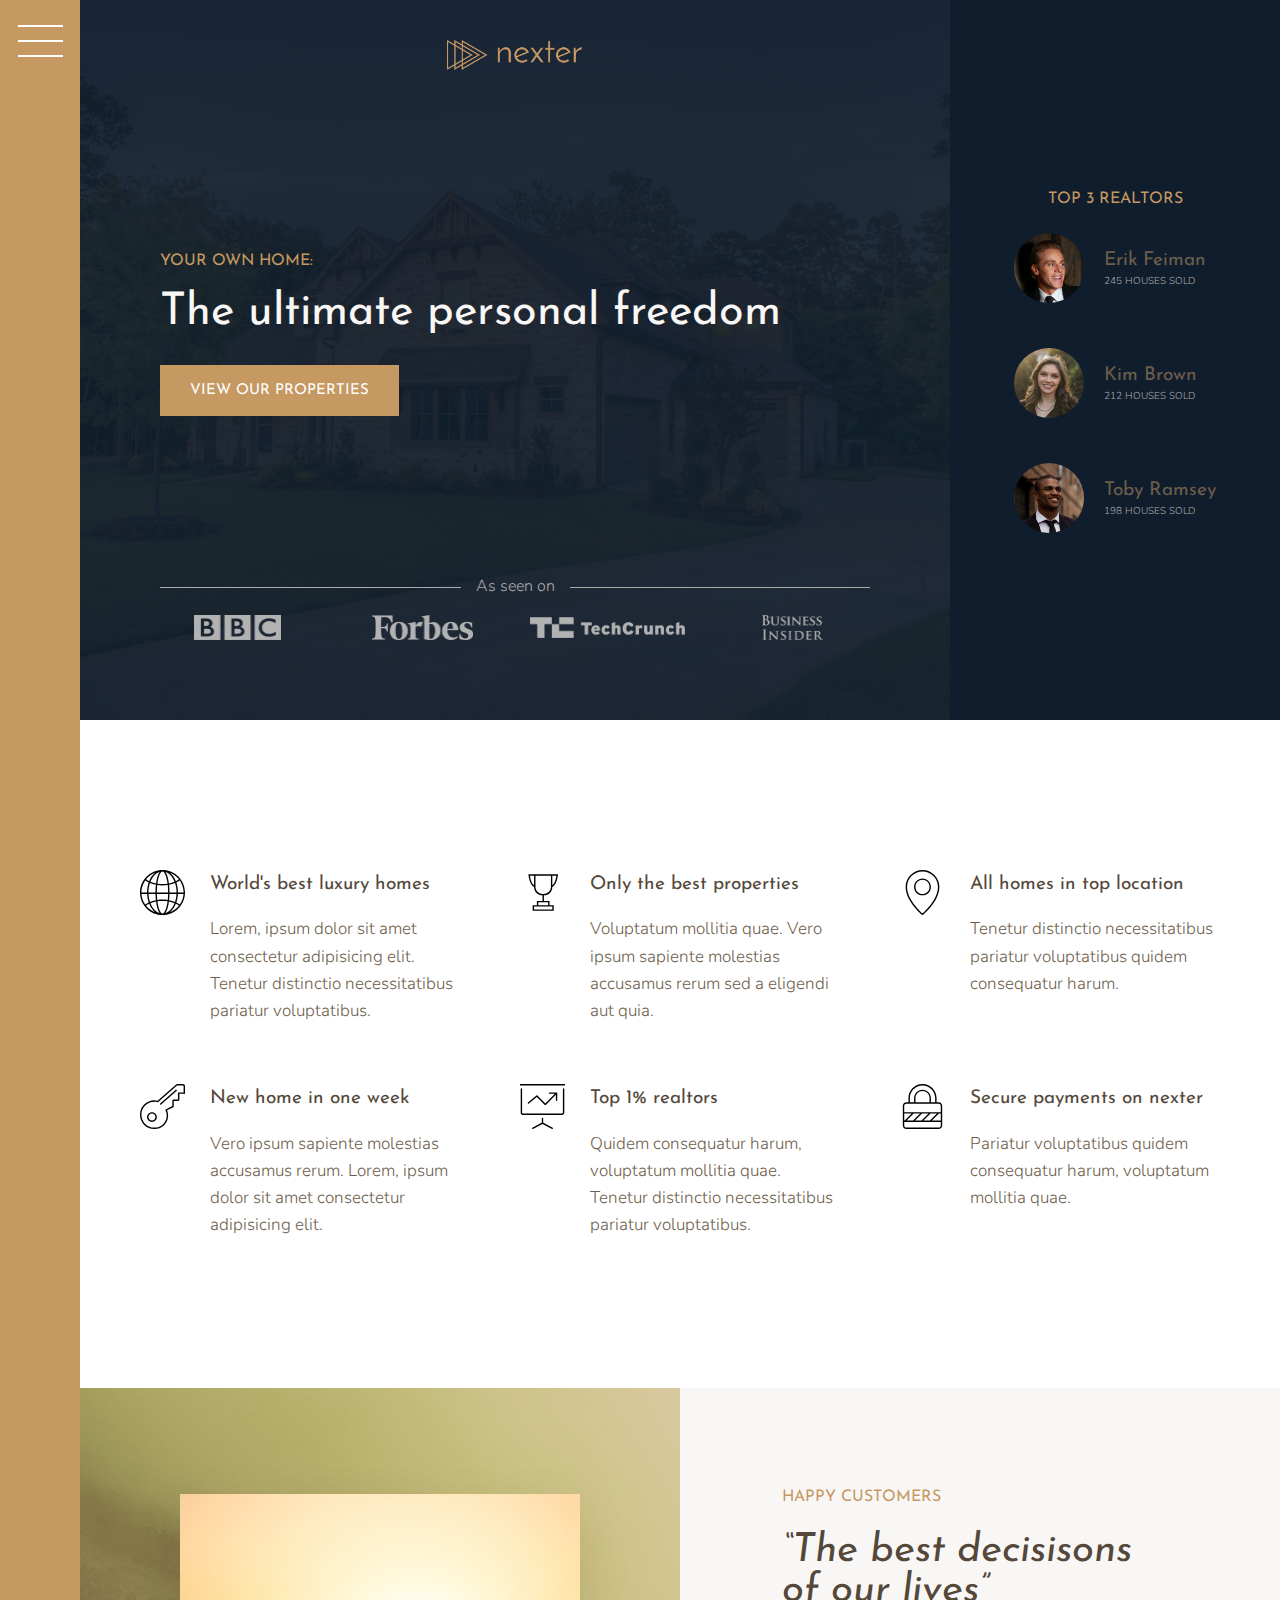
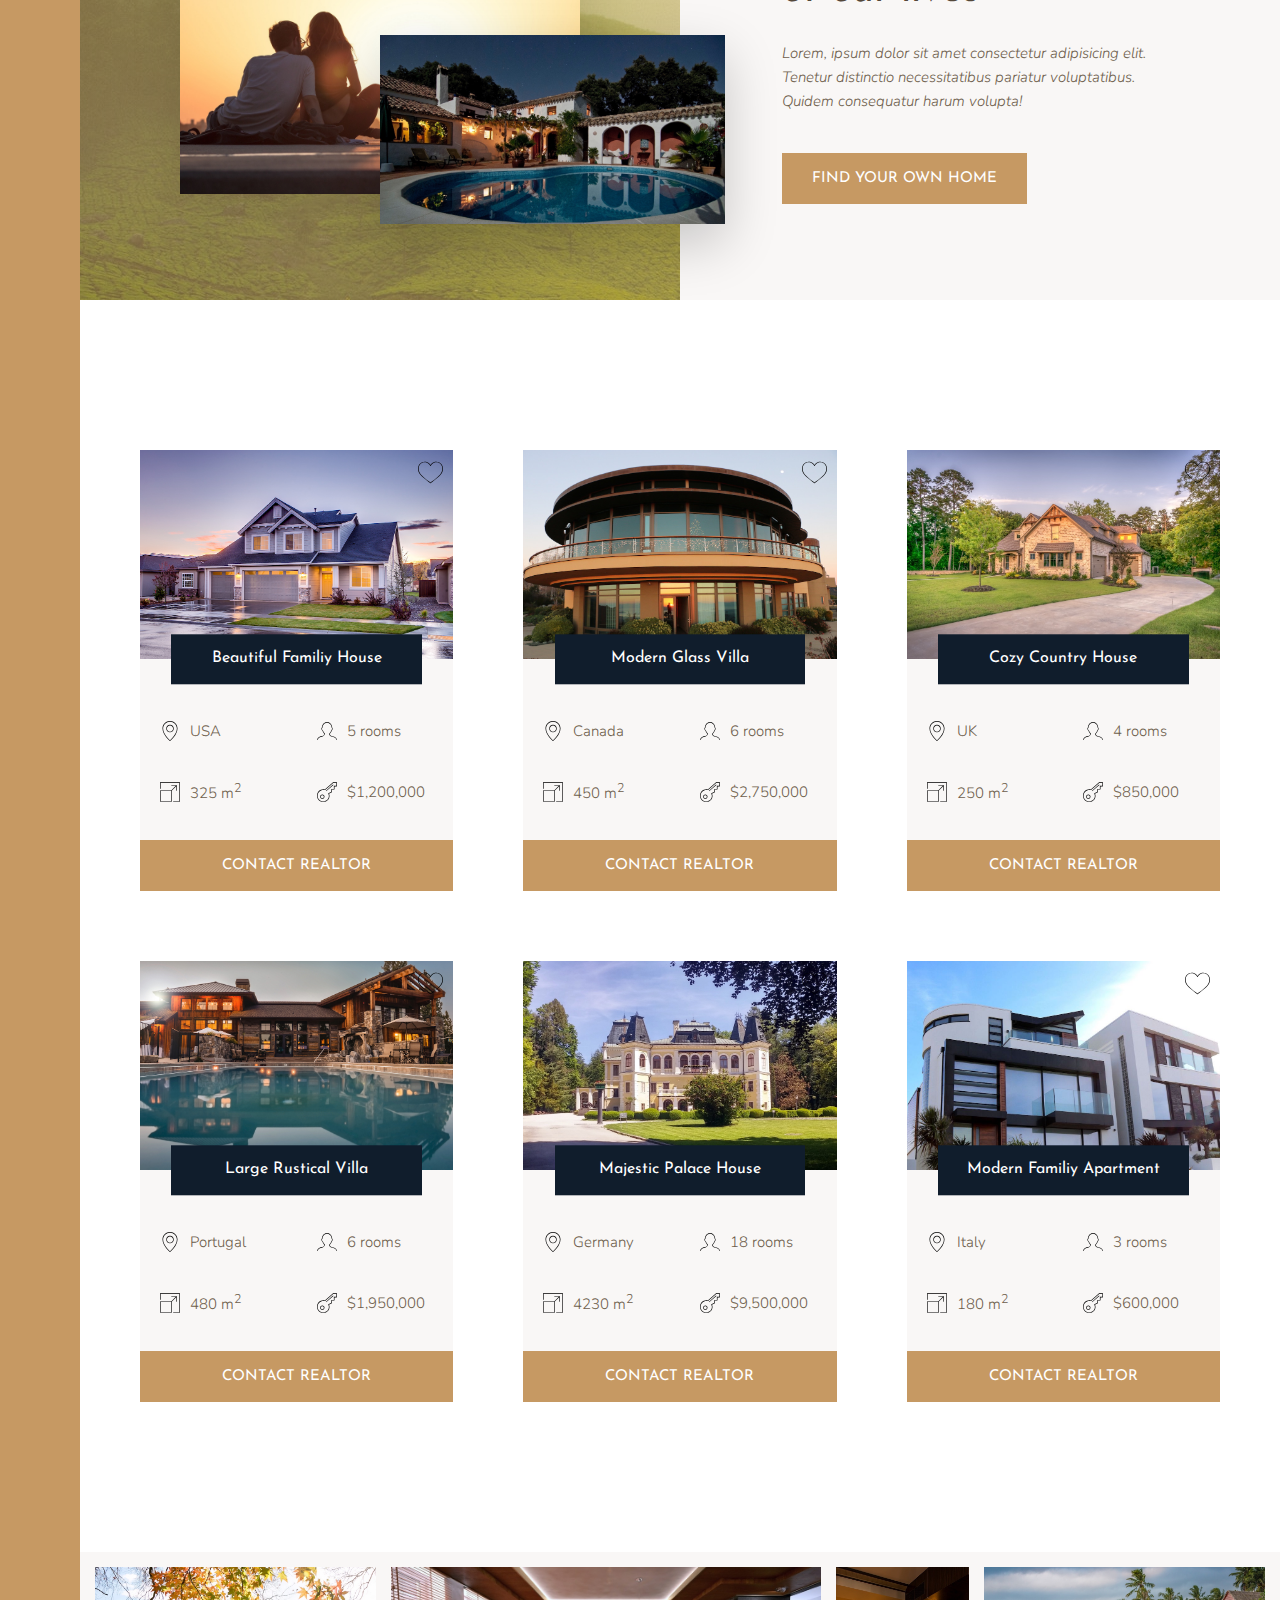
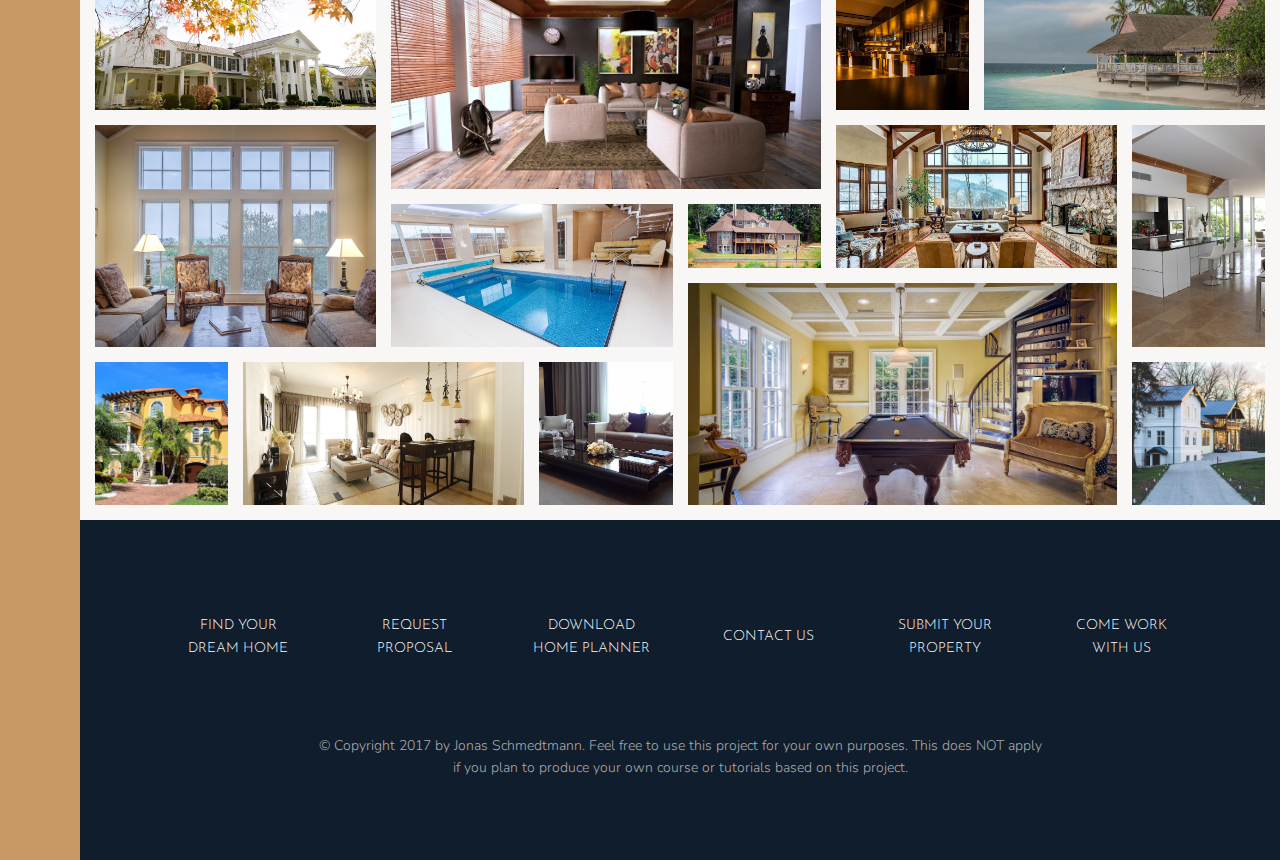
<file: nexter starter/index.html>
<!DOCTYPE html>
<html lang="en">

<head>
    <meta charset="UTF-8">
    <meta name="viewport" content="width=device-width, initial-scale=1.0">
    <meta http-equiv="X-UA-Compatible" content="ie=edge">

    <link href="https://fonts.googleapis.com/css?family=Josefin+Sans:300,400,400i|Nunito:300,300i" rel="stylesheet">
    <link rel="stylesheet" href="css/style.css">
    <link rel="shortcut icon" type="image/png" href="img/favicon.png">

    <title>nexter &mdash; your home, your freedom</title>
</head>

<body class="container">
    <div class="sidebar">
        <button class="nav-btn"></button>
    </div>

    <div class="header">
        <img src="img/logo.png" alt="Nexter Logo" class="header__logo">
        <h3 class="heading-3">Your own home:</h3>
        <h1 class="heading-1">The ultimate personal freedom</h1>
        <button class="btn header__btn">View our properties</button>
        <div class="header__seenon-text">As seen on</div>
        <div class="header__seenon-logos">
            <img src="img/logo-bbc.png" alt="seen on logo 1">
            <img src="img/logo-forbes.png" alt="seen on logo 2">
            <img src="img/logo-techcrunch.png" alt="seen on logo 3">
            <img src="img/logo-bi.png" alt="seen on logo 4">
        </div>
    </div>

    <div class="realtors">
        <h3 class="heading-3">Top 3 Realtors</h3>
        <div class="realtors__lists">       
            <img src="img/realtor-1.jpeg" alt="Realtor  1" class="realtors__img">
            <div class="realtors__details">
                <h4 class="heading-4 heading-4-light">Erik Feiman</h4>
                <p class="realtors__sold">245 houses sold</p>
            </div>

            <img src="img/realtor-2.jpeg" alt="Realtor  1" class="realtors__img">
            <div class="realtors__details">
                <h4 class="heading-4 heading-4-light">Kim Brown</h4>
                <p class="realtors__sold">212 houses sold</p>
            </div>
            <img src="img/realtor-3.jpeg" alt="Realtor  1" class="realtors__img">
            <div class="realtors__details">
                <h4 class="heading-4 heading-4-light">Toby Ramsey</h4>
                <p class="realtors__sold">198 houses sold</p>
            </div>
        </div>
    </div>

    <section class="features">
        <div class="feature">
            <!-- <svg class="feature__icon">
                <use xlink:href="img/sprite.svg#icon-global"></use>
            </svg>-->
            <img src="img/SVG/global.svg" class="feature__icon">
            <h4 class="heading-4 heading-4--dark ">World's best luxury homes</h4>
            <p class="feature__text">
                Lorem, ipsum dolor sit amet consectetur adipisicing elit. Tenetur
                distinctio necessitatibus pariatur voluptatibus.
            </p>
        </div>
        <div class="feature">
            <!--<svg class="feature__icon">
                <use xlink:href="img/sprite.svg#icon-trophy"></use>
            </svg>-->

            <img src="img/SVG/trophy.svg" class="feature__icon">
            <h4 class="heading-4 heading-4--dark">Only the best properties</h4>
            <p class="feature__text">
                Voluptatum mollitia quae. Vero ipsum sapiente molestias accusamus rerum sed a eligendi aut quia.
            </p>
        </div>
        <div class="feature">
            <!--  <svg class="feature__icon">
                <use xlink:href="img/sprite.svg#icon-map-pin"></use>
            </svg> -->
            <img src="img/SVG/map-pin.svg" class="feature__icon">
            <h4 class="heading-4 heading-4--dark">All homes in top location</h4>
            <p class="feature__text">
                Tenetur distinctio necessitatibus pariatur voluptatibus quidem consequatur harum.
            </p>
        </div>
        <div class="feature">
            <!-- <svg class="feature__icon">
                <use xlink:href="img/sprite.svg#icon-key"></use>
            </svg>-->
            <img src="img/SVG/key.svg" class="feature__icon">
            <h4 class="heading-4 heading-4--dark">New home in one week</h4>
            <p class="feature__text">
                Vero ipsum sapiente molestias accusamus rerum. Lorem, ipsum dolor sit amet
                consectetur adipisicing elit.
            </p>
        </div>
        <div class="feature">
            <!-- <svg class="feature__icon">
                <use xlink:href="img/sprite.svg#icon-presentation"></use>
            </svg>-->
            <img src="img/SVG/presentation.svg" class="feature__icon">
            <h4 class="heading-4 heading-4--dark">Top 1% realtors</h4>
            <p class="feature__text">
                Quidem consequatur harum, voluptatum mollitia quae. Tenetur distinctio
                necessitatibus pariatur voluptatibus.
            </p>
        </div>
        <div class="feature">
            <!-- <svg class="feature__icon">
                <use xlink:href="img/sprite.svg#icon-lock"></use>
            </svg>-->
            <img src="img/SVG/lock.svg" class="feature__icon">
            <h4 class="heading-4 heading-4--dark">Secure payments on nexter</h4>
            <p class="feature__text">
                Pariatur voluptatibus quidem consequatur harum, voluptatum mollitia quae.
            </p>
        </div>
    </section>

    <div class="story__pictures">
        <img src="img/story-1.jpeg" alt="Couple with new house" class="story__img--1">
        <img src="img/story-2.jpeg" alt="New house" class="story__img--2">
    </div>

    <div class="story__content">
        <h3 class="heading-3 mb-sm">Happy Customers</h3>
        <h2 class="heading-2 heading-2--dark mb-md">&ldquo;The best decisisons of our lives&rdquo;</h2>
        <p class="story__text">
            Lorem, ipsum dolor sit amet consectetur adipisicing elit. Tenetur distinctio necessitatibus
            pariatur voluptatibus. Quidem consequatur harum volupta!
        </p>
        <button class="btn">Find your own home</button>
    </div>

    <section class="homes">
        <div class="home">
            <img src="img/house-1.jpeg" alt="House 1" class="home__img">
            <!--  <svg class="home__like">
                <use xlink:href="img/sprite.svg#icon-heart-full"></use>
            </svg>-->
            <img src="img/SVG/heart.svg" class="home__like">
            <h5 class="home__name">Beautiful Familiy House</h5>
            <div class="home__location">
                <!-- <svg>
                    <use xlink:href="img/sprite.svg#icon-map-pin"></use>
                </svg>-->
                <img src="img/SVG/map-pin.svg">
                <p>USA</p>
            </div>
            <div class="home__rooms">
                <!--  <svg>
                    <use xlink:href="img/sprite.svg#icon-profile-male"></use>
                </svg> -->
                <img src="img/SVG/profile-male.svg">
                <p>5 rooms</p>
            </div>
            <div class="home__area">
                <!--  <svg>
                    <use xlink:href="img/sprite.svg#icon-expand"></use>
                </svg> -->
                <img src="img/SVG/expand.svg">
                <p>325 m<sup>2</sup></p>
            </div>
            <div class="home__price">
                <!--  <svg>
                    <use xlink:href="img/sprite.svg#icon-key"></use>
                </svg> -->
                <img src="img/SVG/key.svg">
                <p>$1,200,000</p>
            </div>
            <button class="btn home__btn">Contact realtor</button>
        </div>


        <div class="home">
            <img src="img/house-2.jpeg" alt="House 2" class="home__img">
            <!--  <svg class="home__like">
                <use xlink:href="img/sprite.svg#icon-heart-full"></use>
            </svg>-->
            <img src="img/SVG/heart.svg" class="home__like">
            <h5 class="home__name">Modern Glass Villa</h5>
            <div class="home__location">
                <!-- <svg>
                    <use xlink:href="img/sprite.svg#icon-map-pin"></use>
                </svg>-->
                <img src="img/SVG/map-pin.svg">
                <p>Canada</p>
            </div>
            <div class="home__rooms">
                <!--  <svg>
                    <use xlink:href="img/sprite.svg#icon-profile-male"></use>
                </svg> -->
                <img src="img/SVG/profile-male.svg">
                <p>6 rooms</p>
            </div>
            <div class="home__area">
                <!--  <svg>
                    <use xlink:href="img/sprite.svg#icon-expand"></use>
                </svg> -->
                <img src="img/SVG/expand.svg">
                <p>450 m<sup>2</sup></p>
            </div>
            <div class="home__price">
                <!--  <svg>
                    <use xlink:href="img/sprite.svg#icon-key"></use>
                </svg> -->
                <img src="img/SVG/key.svg">
                <p>$2,750,000</p>
            </div>
            <button class="btn home__btn">Contact realtor</button>
        </div>

        <div class="home">
            <img src="img/house-3.jpeg" alt="House 3" class="home__img">
            <!--  <svg class="home__like">
                <use xlink:href="img/sprite.svg#icon-heart-full"></use>
            </svg>-->
            <img src="img/SVG/heart.svg" class="home__like">
            <h5 class="home__name">Cozy Country House</h5>
            <div class="home__location">
                <!-- <svg>
                    <use xlink:href="img/sprite.svg#icon-map-pin"></use>
                </svg>-->
                <img src="img/SVG/map-pin.svg">
                <p>UK</p>
            </div>
            <div class="home__rooms">
                <!--  <svg>
                    <use xlink:href="img/sprite.svg#icon-profile-male"></use>
                </svg> -->
                <img src="img/SVG/profile-male.svg">
                <p>4 rooms</p>
            </div>
            <div class="home__area">
                <!--  <svg>
                    <use xlink:href="img/sprite.svg#icon-expand"></use>
                </svg> -->
                <img src="img/SVG/expand.svg">
                <p>250 m<sup>2</sup></p>
            </div>
            <div class="home__price">
                <!--  <svg>
                    <use xlink:href="img/sprite.svg#icon-key"></use>
                </svg> -->
                <img src="img/SVG/key.svg">
                <p>$850,000</p>
            </div>
            <button class="btn home__btn">Contact realtor</button>
        </div>

        <div class="home">
            <img src="img/house-4.jpeg" alt="House 4" class="home__img">
            <!--  <svg class="home__like">
                <use xlink:href="img/sprite.svg#icon-heart-full"></use>
            </svg>-->
            <img src="img/SVG/heart.svg" class="home__like">
            <h5 class="home__name">Large Rustical Villa</h5>
            <div class="home__location">
                <!-- <svg>
                    <use xlink:href="img/sprite.svg#icon-map-pin"></use>
                </svg> -->
                <img src="img/SVG/map-pin.svg">
                <p>Portugal</p>
            </div>
            <div class="home__rooms">
                <!--  <svg>
                    <use xlink:href="img/sprite.svg#icon-profile-male"></use>
                </svg> -->
                <img src="img/SVG/profile-male.svg">
                <p>6 rooms</p>
            </div>
            <div class="home__area">
                <!--  <svg>
                    <use xlink:href="img/sprite.svg#icon-expand"></use>
                </svg> -->
                <img src="img/SVG/expand.svg">
                <p>480 m<sup>2</sup></p>
            </div>
            <div class="home__price">
                <!--  <svg>
                    <use xlink:href="img/sprite.svg#icon-key"></use>
                </svg> -->
                <img src="img/SVG/key.svg">
                <p>$1,950,000</p>
            </div>
            <button class="btn home__btn">Contact realtor</button>
        </div>

        <div class="home">
            <img src="img/house-5.jpeg" alt="House 5" class="home__img">
            <!-- <svg class="home__like">
                <use xlink:href="img/sprite.svg#icon-heart-full"></use>
            </svg>-->
            <img src="img/SVG/heart.svg" class="home__like">
            <h5 class="home__name">Majestic Palace House</h5>
            <div class="home__location">
                <!-- <svg>
                    <use xlink:href="img/sprite.svg#icon-map-pin"></use>
                </svg>-->
                <img src="img/SVG/map-pin.svg">
                <p>Germany</p>
            </div>
            <div class="home__rooms">
                <!--  <svg>
                    <use xlink:href="img/sprite.svg#icon-profile-male"></use>
                </svg> -->
                <img src="img/SVG/profile-male.svg">
                <p>18 rooms</p>
            </div>
            <div class="home__area">
                <!--  <svg>
                    <use xlink:href="img/sprite.svg#icon-expand"></use>
                </svg> -->
                <img src="img/SVG/expand.svg">
                <p>4230 m<sup>2</sup></p>
            </div>
            <div class="home__price">
                <!--  <svg>
                    <use xlink:href="img/sprite.svg#icon-key"></use>
                </svg> -->
                <img src="img/SVG/key.svg">
                <p>$9,500,000</p>
            </div>
            <button class="btn home__btn">Contact realtor</button>
        </div>

        <div class="home">
            <img src="img/house-6.jpeg" alt="House 6" class="home__img">
            <!--  <svg class="home__like">
                <use xlink:href="img/sprite.svg#icon-heart-full"></use>
            </svg>-->
            <img src="img/SVG/heart.svg" class="home__like">
            <h5 class="home__name">Modern Familiy Apartment</h5>
            <div class="home__location">
                <!-- <svg>
                    <use xlink:href="img/sprite.svg#icon-map-pin"></use>
                </svg>-->
                <img src="img/SVG/map-pin.svg">
                <p>Italy</p>
            </div>
            <div class="home__rooms">
                <!--  <svg>
                    <use xlink:href="img/sprite.svg#icon-profile-male"></use>
                </svg> -->
                <img src="img/SVG/profile-male.svg">
                <p>3 rooms</p>
            </div>
            <div class="home__area">
                <!--  <svg>
                    <use xlink:href="img/sprite.svg#icon-expand"></use>
                </svg> -->
                <img src="img/SVG/expand.svg">
                <p>180 m<sup>2</sup></p>
            </div>
            <div class="home__price">
                <!--  <svg>
                    <use xlink:href="img/sprite.svg#icon-key"></use>
                </svg> -->
                <img src="img/SVG/key.svg">
                <p>$600,000</p>
            </div>
            <button class="btn home__btn">Contact realtor</button>
        </div>
    </section>

    <section class="gallery">
        <figure class="gallery__item gallery__item--1">
            <img src="img/gal-1.jpeg" alt="gallery 1" class="gallery__img">
        </figure>
        <figure class="gallery__item gallery__item--2">
            <img src="img/gal-2.jpeg" alt="gallery 2" class="gallery__img">
        </figure>
        <figure class="gallery__item gallery__item--3">
            <img src="img/gal-3.jpeg" alt="gallery 3" class="gallery__img">
        </figure>
        <figure class="gallery__item gallery__item--4">
            <img src="img/gal-4.jpeg" alt="gallery 4" class="gallery__img">
        </figure>
        <figure class="gallery__item gallery__item--5">
            <img src="img/gal-5.jpeg" alt="gallery 5" class="gallery__img">
        </figure>
        <figure class="gallery__item gallery__item--6">
            <img src="img/gal-6.jpeg" alt="gallery 6" class="gallery__img">
        </figure>
        <figure class="gallery__item gallery__item--7">
            <img src="img/gal-7.jpeg" alt="gallery 7" class="gallery__img">
        </figure>
        <figure class="gallery__item gallery__item--8">
            <img src="img/gal-8.jpeg" alt="gallery 8" class="gallery__img">
        </figure>
        <figure class="gallery__item gallery__item--9">
            <img src="img/gal-9.jpeg" alt="gallery 9" class="gallery__img">
        </figure>
        <figure class="gallery__item gallery__item--10">
            <img src="img/gal-10.jpeg" alt="gallery 10" class="gallery__img">
        </figure>
        <figure class="gallery__item gallery__item--11">
            <img src="img/gal-11.jpeg" alt="gallery 11" class="gallery__img">
        </figure>
        <figure class="gallery__item gallery__item--12">
            <img src="img/gal-12.jpeg" alt="gallery 12" class="gallery__img">
        </figure>
        <figure class="gallery__item gallery__item--13">
            <img src="img/gal-13.jpeg" alt="gallery 13" class="gallery__img">
        </figure>
        <figure class="gallery__item gallery__item--14">
            <img src="img/gal-14.jpeg" alt="gallery 14" class="gallery__img">
        </figure>


    </section>

    <footer class="footer">
        <ul class="nav">
            <li class="nav__item"><a href="#" class="nav__link">Find your dream home</a></li>
            <li class="nav__item"><a href="#" class="nav__link">Request proposal</a></li>
            <li class="nav__item"><a href="#" class="nav__link">Download home planner</a></li>
            <li class="nav__item"><a href="#" class="nav__link">Contact us</a></li>
            <li class="nav__item"><a href="#" class="nav__link">Submit your property</a></li>
            <li class="nav__item"><a href="#" class="nav__link">Come work with us</a></li>
        </ul>
        <p class="copyright">
            &copy; Copyright 2017 by Jonas Schmedtmann. Feel free to use this project for your own purposes. This does
            NOT apply if you plan to produce your own course or tutorials based on this project.
        </p>
    </footer>
</body>

</html>
</file>
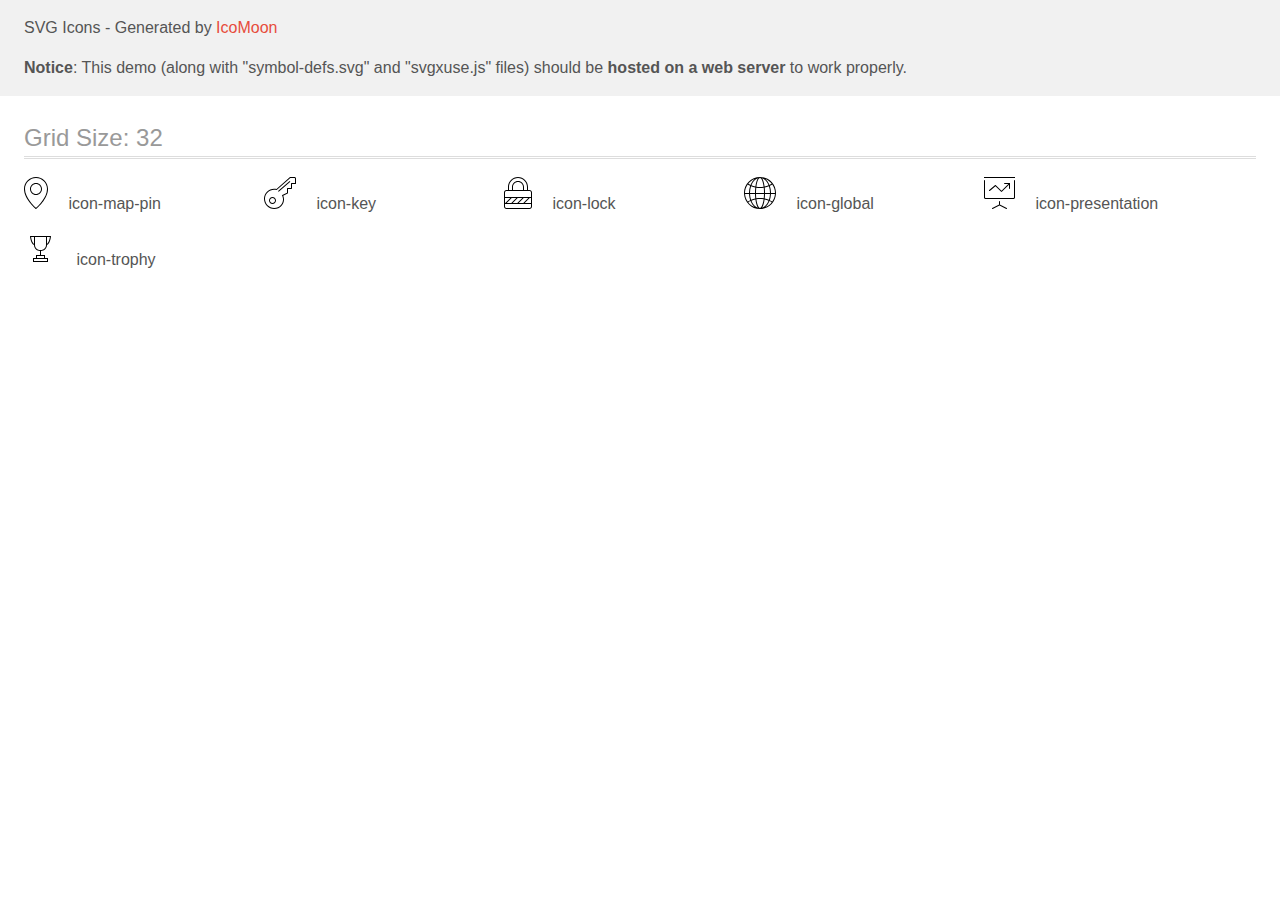
<file: icomoon/demo-external-svg.html>
<!doctype html>
<html>
<head>
    <title>IcoMoon - SVG Icons</title>
    <meta charset="utf-8">
    <meta name="viewport" content="width=device-width, initial-scale=1">
    <link rel="stylesheet" href="demo-files/demo.css">
    <link rel="stylesheet" href="style.css">
</head>
<body>
<header class="bgc1 clearfix">
<div class="mhl">
    <p>SVG Icons - Generated by <a href="https://icomoon.io/app">IcoMoon</a></p><p><strong>Notice</strong>: This demo (along with "symbol-defs.svg" and "svgxuse.js" files) should be <b>hosted on a web server</b> to work properly.</p>
</div>
</header>
    <div class="clearfix mhl ptl">
        <h1 class="mvm mtn fgc1">Grid Size: 32</h1>
        <div class="glyph fs1">
            <div class="clearfix pbs">
                <svg class="icon icon-map-pin"><use xlink:href="symbol-defs.svg#icon-map-pin"></use></svg><span class="name"> icon-map-pin</span>
            </div>
        </div>
        <div class="glyph fs1">
            <div class="clearfix pbs">
                <svg class="icon icon-key"><use xlink:href="symbol-defs.svg#icon-key"></use></svg><span class="name"> icon-key</span>
            </div>
        </div>
        <div class="glyph fs1">
            <div class="clearfix pbs">
                <svg class="icon icon-lock"><use xlink:href="symbol-defs.svg#icon-lock"></use></svg><span class="name"> icon-lock</span>
            </div>
        </div>
        <div class="glyph fs1">
            <div class="clearfix pbs">
                <svg class="icon icon-global"><use xlink:href="symbol-defs.svg#icon-global"></use></svg><span class="name"> icon-global</span>
            </div>
        </div>
        <div class="glyph fs1">
            <div class="clearfix pbs">
                <svg class="icon icon-presentation"><use xlink:href="symbol-defs.svg#icon-presentation"></use></svg><span class="name"> icon-presentation</span>
            </div>
        </div>
        <div class="glyph fs1">
            <div class="clearfix pbs">
                <svg class="icon icon-trophy"><use xlink:href="symbol-defs.svg#icon-trophy"></use></svg><span class="name"> icon-trophy</span>
            </div>
        </div>
  </div>
<script defer src="svgxuse.js"></script>
</body>
</html>
</file>
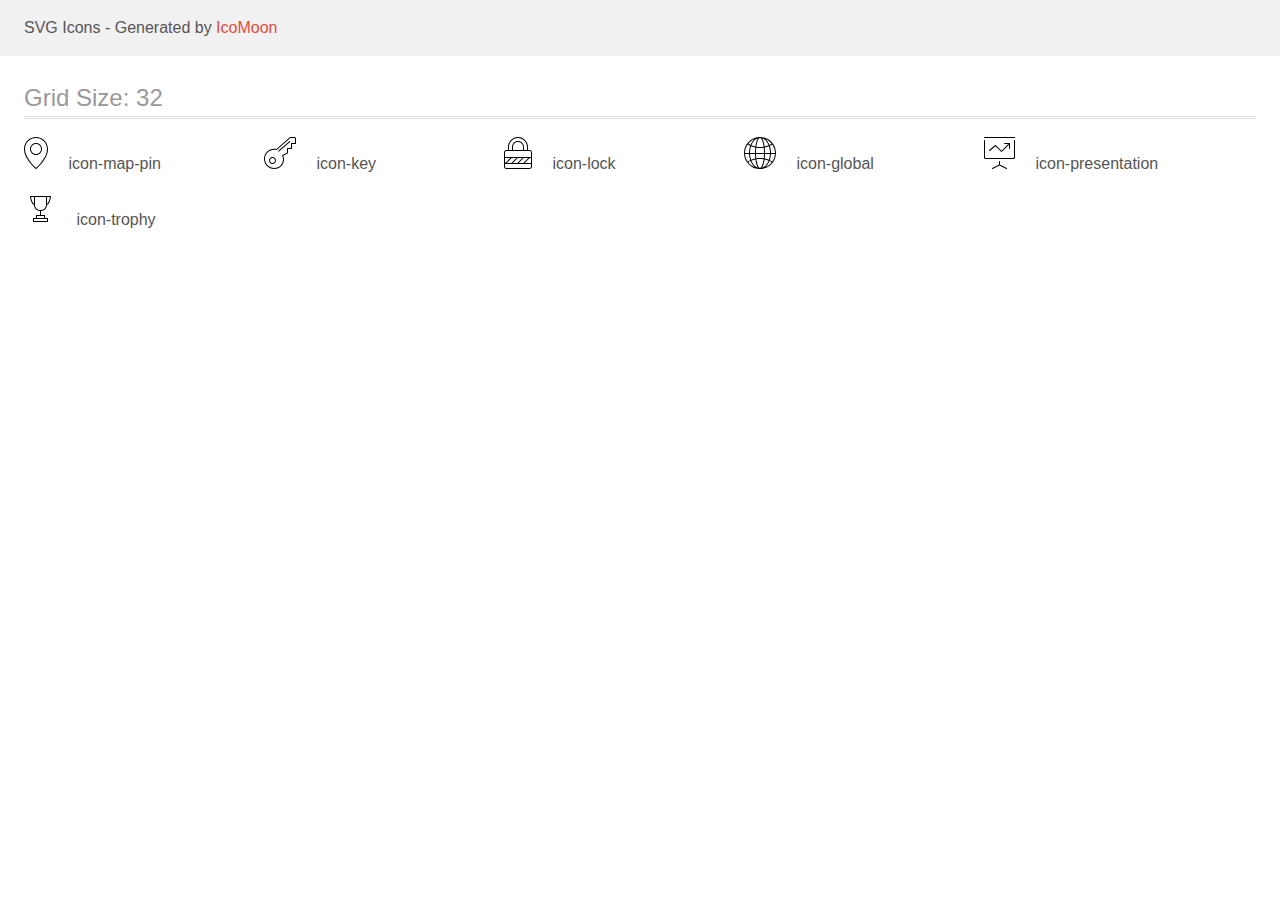
<file: icomoon/demo.html>
<!doctype html>
<html>
<head>
    <title>IcoMoon - SVG Icons</title>
    <meta charset="utf-8">
    <meta name="viewport" content="width=device-width, initial-scale=1">
    <link rel="stylesheet" href="demo-files/demo.css">
    <link rel="stylesheet" href="style.css">
</head>
<body>
<svg aria-hidden="true" style="position: absolute; width: 0; height: 0; overflow: hidden;" version="1.1" xmlns="http://www.w3.org/2000/svg" xmlns:xlink="http://www.w3.org/1999/xlink">
<defs>
<symbol id="icon-map-pin" viewBox="0 0 24 32">
<title>map-pin</title>
<path d="M12 0c-6.617 0-12 5.394-12 12.022 0 9.927 11.201 19.459 11.678 19.86 0.093 0.079 0.208 0.118 0.322 0.118s0.226-0.038 0.318-0.114c0.477-0.394 11.682-9.762 11.682-19.864 0-6.628-5.383-12.022-12-12.022zM12.002 30.838c-1.841-1.645-11.002-10.259-11.002-18.816 0-6.078 4.935-11.022 11-11.022s11 4.944 11 11.022c0 8.702-9.152 17.193-10.998 18.816zM12 6c-3.309 0-6 2.691-6 6s2.691 6 6 6 6-2.691 6-6-2.691-6-6-6zM12 17c-2.757 0-5-2.243-5-5s2.243-5 5-5 5 2.243 5 5-2.243 5-5 5z"></path>
</symbol>
<symbol id="icon-key" viewBox="0 0 32 32">
<title>key</title>
<path d="M14.683 14.698c0.117 0 0.235-0.041 0.33-0.124l11.317-9.922-0.66-0.752-11.317 9.921c-0.208 0.182-0.229 0.498-0.046 0.706 0.099 0.113 0.237 0.171 0.376 0.171zM10.188 32c6.142 0 9.812-4.83 9.812-9.5 0-1.346-0.322-2.829-0.798-3.792l4.522-2.261c0.169-0.085 0.276-0.258 0.276-0.447v-4h3c0.011 0 0.102-0.006 0.113-0.006 0.666-0.045 0.865-0.257 0.887-0.994v-4h3c0.129 0 0.218 0.014 0.278 0.023 0.121 0.019 0.347 0.054 0.543-0.122 0.202-0.18 0.193-0.408 0.185-0.609-0.002-0.072-0.006-0.167-0.006-0.292v-4.531c0-0.81-0.659-1.469-1.469-1.469h-3.875c-0.354 0-0.698 0.129-0.969 0.364l-13.187 11.56c-0.649-0.13-1.63-0.299-2.313-0.299-5.617 0-10.187 4.57-10.187 10.187s4.57 10.188 10.188 10.188zM10.188 12.625c0.501 0 1.359 0.12 2.354 0.328 0.155 0.034 0.314-0.010 0.432-0.113l13.371-11.722c0.087-0.076 0.198-0.118 0.311-0.118h3.875c0.259 0 0.469 0.21 0.469 0.469v4.531h-3.5c-0.276 0-0.5 0.224-0.5 0.5v4.5h-3.5c-0.276 0-0.5 0.224-0.5 0.5v4.191l-4.724 2.362c-0.131 0.065-0.227 0.186-0.262 0.328s-0.006 0.293 0.080 0.412c0.44 0.607 0.906 2.114 0.906 3.707 0 4.178-3.296 8.5-8.812 8.5-5.066 0-9.188-4.122-9.188-9.188s4.122-9.187 9.188-9.187zM8.5 27c1.93 0 3.5-1.57 3.5-3.5s-1.57-3.5-3.5-3.5-3.5 1.57-3.5 3.5 1.57 3.5 3.5 3.5zM8.5 21c1.378 0 2.5 1.122 2.5 2.5s-1.122 2.5-2.5 2.5-2.5-1.122-2.5-2.5 1.122-2.5 2.5-2.5z"></path>
</symbol>
<symbol id="icon-lock" viewBox="0 0 28 32">
<title>lock</title>
<path d="M14 0c-5.514 0-10 4.486-10 10v3h-1.5c-1.378 0-2.5 1.122-2.5 2.5v14c0 1.378 1.122 2.5 2.5 2.5h23c1.378 0 2.5-1.122 2.5-2.5v-14c0-1.378-1.122-2.5-2.5-2.5h-1.5v-3c0-5.514-4.486-10-10-10zM5 10c0-4.962 4.038-9 9-9s9 4.038 9 9v3h-3v-3c0-3.309-2.691-6-6-6s-6 2.691-6 6v3h-3v-3zM19 13h-10v-3c0-2.757 2.243-5 5-5s5 2.243 5 5v3zM12.293 21l-5 5h-4.586l5-5h4.586zM18.293 21l-5 5h-4.586l5-5h4.586zM24.293 21l-5 5h-4.586l5-5h4.586zM27 21v5h-6.293l5-5h1.293zM1.293 26h-0.293v-5h5.293l-5 5zM25.5 31h-23c-0.827 0-1.5-0.673-1.5-1.5v-2.5h26v2.5c0 0.827-0.673 1.5-1.5 1.5zM27 15.5v4.5h-26v-4.5c0-0.827 0.673-1.5 1.5-1.5h23c0.827 0 1.5 0.673 1.5 1.5z"></path>
</symbol>
<symbol id="icon-global" viewBox="0 0 32 32">
<title>global</title>
<path d="M0.034 16.668c0.354 8.511 7.369 15.332 15.966 15.332s15.612-6.821 15.966-15.332c0.019-0.053 0.034-0.108 0.034-0.168 0-0.036-0.013-0.067-0.020-0.1 0.003-0.134 0.020-0.265 0.020-0.4 0-8.822-7.178-16-16-16s-16 7.178-16 16c0 0.135 0.017 0.266 0.020 0.4-0.007 0.033-0.020 0.064-0.020 0.1 0 0.060 0.015 0.115 0.034 0.168zM24.921 22.742c-1.319-0.552-2.735-0.979-4.215-1.271 0.158-1.453 0.251-2.962 0.28-4.47h4.98c-0.091 2.054-0.456 3.993-1.045 5.741zM26.965 17h3.984c-0.186 2.806-1.138 5.403-2.663 7.579-0.759-0.533-1.577-1.019-2.457-1.44 0.645-1.869 1.042-3.943 1.136-6.139zM12.389 22.286c1.178-0.184 2.387-0.286 3.611-0.286s2.433 0.102 3.61 0.286c-0.694 5.335-2.21 8.714-3.61 8.714s-2.916-3.379-3.611-8.714zM13.908 30.664c-2.751-0.882-5.078-3.471-6.482-6.984 1.246-0.525 2.586-0.935 3.99-1.217 0.459 3.496 1.298 6.542 2.492 8.201zM12.274 10.709c1.217 0.188 2.465 0.291 3.726 0.291s2.509-0.103 3.726-0.291c0.172 1.62 0.274 3.388 0.274 5.291h-8c0-1.903 0.102-3.671 0.274-5.291zM19.985 17c-0.028 1.525-0.118 2.961-0.26 4.291-1.216-0.188-2.463-0.291-3.725-0.291s-2.509 0.103-3.726 0.291c-0.173-1.626-0.237-3.057-0.26-4.291h7.971zM20.585 22.463c1.404 0.282 2.743 0.692 3.99 1.217-1.404 3.513-3.731 6.102-6.482 6.984 1.193-1.659 2.032-4.705 2.492-8.201zM21 16c0-1.836-0.102-3.696-0.294-5.47 1.48-0.292 2.896-0.72 4.215-1.271 0.684 2.029 1.079 4.315 1.079 6.741h-5zM20.585 9.537c-0.46-3.496-1.298-6.543-2.493-8.201 2.751 0.882 5.078 3.471 6.482 6.984-1.246 0.525-2.585 0.936-3.989 1.217zM19.611 9.714c-1.178 0.184-2.387 0.286-3.611 0.286s-2.433-0.102-3.611-0.286c0.695-5.335 2.211-8.714 3.611-8.714s2.916 3.379 3.611 8.714zM11.415 9.537c-1.404-0.282-2.743-0.692-3.99-1.217 1.404-3.513 3.731-6.102 6.482-6.984-1.193 1.659-2.032 4.705-2.492 8.201zM11.294 10.53c-0.192 1.774-0.294 3.634-0.294 5.47h-5c0-2.426 0.395-4.712 1.079-6.742 1.319 0.552 2.735 0.979 4.215 1.272zM11.014 17c0.029 1.508 0.122 3.017 0.28 4.471-1.48 0.292-2.896 0.72-4.215 1.271-0.589-1.748-0.954-3.687-1.045-5.742h4.98zM6.17 23.139c-0.88 0.422-1.697 0.907-2.456 1.44-1.525-2.176-2.477-4.772-2.663-7.579h3.984c0.094 2.196 0.491 4.27 1.135 6.139zM4.313 25.38c0.685-0.479 1.417-0.922 2.207-1.305 1.004 2.485 2.449 4.548 4.186 5.943-2.526-0.958-4.729-2.568-6.393-4.638zM21.294 30.017c1.738-1.394 3.182-3.458 4.186-5.943 0.79 0.384 1.522 0.826 2.207 1.305-1.664 2.071-3.867 3.681-6.393 4.638zM27 16c0-2.567-0.428-4.987-1.17-7.139 0.88-0.422 1.698-0.907 2.457-1.44 1.704 2.434 2.713 5.389 2.713 8.579h-4zM27.688 6.62c-0.685 0.479-1.417 0.921-2.207 1.305-1.004-2.485-2.449-4.549-4.186-5.943 2.525 0.958 4.728 2.568 6.393 4.638zM10.706 1.983c-1.738 1.394-3.182 3.458-4.186 5.943-0.791-0.384-1.522-0.827-2.207-1.306 1.664-2.070 3.867-3.68 6.393-4.637zM3.714 7.421c0.758 0.533 1.576 1.018 2.456 1.44-0.742 2.152-1.17 4.572-1.17 7.139h-4c0-3.19 1.009-6.145 2.714-8.579z"></path>
</symbol>
<symbol id="icon-presentation" viewBox="0 0 31 32">
<title>presentation</title>
<path d="M0.5 3c-0.276 0-0.5 0.224-0.5 0.5v17c0 0.827 0.673 1.5 1.5 1.5h28c0.827 0 1.5-0.673 1.5-1.5v-17c0-0.276-0.224-0.5-0.5-0.5s-0.5 0.224-0.5 0.5v17c0 0.276-0.224 0.5-0.5 0.5h-28c-0.276 0-0.5-0.224-0.5-0.5v-17c0-0.276-0.224-0.5-0.5-0.5zM32.5 0h-34c-0.276 0-0.5 0.224-0.5 0.5s0.224 0.5 0.5 0.5h34c0.276 0 0.5-0.224 0.5-0.5s-0.224-0.5-0.5-0.5zM11.854 8.146c-0.183-0.183-0.475-0.196-0.674-0.031l-6 5c-0.212 0.177-0.241 0.492-0.064 0.705 0.177 0.212 0.491 0.241 0.705 0.064l5.649-4.708 5.677 5.677c0.097 0.098 0.225 0.147 0.353 0.147s0.256-0.049 0.354-0.146l7.146-7.147v3.793c0 0.276 0.224 0.5 0.5 0.5s0.5-0.224 0.5-0.5v-5c0-0.065-0.013-0.13-0.038-0.191-0.051-0.122-0.148-0.22-0.271-0.271-0.061-0.025-0.126-0.038-0.191-0.038h-5c-0.276 0-0.5 0.224-0.5 0.5s0.224 0.5 0.5 0.5h3.793l-6.793 6.793-5.646-5.647zM8.057 31.732c0.128 0.245 0.43 0.339 0.675 0.211l6.768-3.545 6.768 3.545c0.074 0.039 0.153 0.057 0.232 0.057 0.18 0 0.354-0.098 0.443-0.268 0.128-0.245 0.034-0.547-0.211-0.675l-6.893-3.61c0.098-0.091 0.161-0.219 0.161-0.364v-2.583c0-0.276-0.224-0.5-0.5-0.5s-0.5 0.224-0.5 0.5v2.583c0 0.144 0.063 0.272 0.161 0.363l-6.893 3.61c-0.245 0.129-0.339 0.431-0.211 0.676z"></path>
</symbol>
<symbol id="icon-trophy" viewBox="0 0 32 32">
<title>trophy</title>
<path d="M21 25h3v4h-15v-4h3v-3h4v-4c-3.309-0.003-6-2.685-6-5.993v-0.007c-3.5-1.5-4-9-4-9h21c0 0-0.5 7.5-4 9v0.007c0 3.31-2.686 5.99-6 5.993v4h4v3zM11 4v7.992c0 2.766 2.239 5.008 5.001 5.008h0.998c2.762 0 5.001-2.235 5.001-5.008v-7.992h-11zM10 4h-2.9c0 0 0.554 5.221 2.9 6.9v-6.9zM22.982 4v6.88c2.346-1.679 2.9-6.88 2.9-6.88h-2.9zM13 23v2h7v-2h-7zM10 26v2h13v-2h-13z"></path>
</symbol>
</defs>
</svg>

<header class="bgc1 clearfix">
<div class="mhl">
    <p>SVG Icons - Generated by <a href="https://icomoon.io/app">IcoMoon</a></p>
</div>
</header>
    <div class="clearfix mhl ptl">
        <h1 class="mvm mtn fgc1">Grid Size: 32</h1>
        <div class="glyph fs1">
            <div class="clearfix pbs">
                <svg class="icon icon-map-pin"><use xlink:href="#icon-map-pin"></use></svg><span class="name"> icon-map-pin</span>
            </div>
        </div>
        <div class="glyph fs1">
            <div class="clearfix pbs">
                <svg class="icon icon-key"><use xlink:href="#icon-key"></use></svg><span class="name"> icon-key</span>
            </div>
        </div>
        <div class="glyph fs1">
            <div class="clearfix pbs">
                <svg class="icon icon-lock"><use xlink:href="#icon-lock"></use></svg><span class="name"> icon-lock</span>
            </div>
        </div>
        <div class="glyph fs1">
            <div class="clearfix pbs">
                <svg class="icon icon-global"><use xlink:href="#icon-global"></use></svg><span class="name"> icon-global</span>
            </div>
        </div>
        <div class="glyph fs1">
            <div class="clearfix pbs">
                <svg class="icon icon-presentation"><use xlink:href="#icon-presentation"></use></svg><span class="name"> icon-presentation</span>
            </div>
        </div>
        <div class="glyph fs1">
            <div class="clearfix pbs">
                <svg class="icon icon-trophy"><use xlink:href="#icon-trophy"></use></svg><span class="name"> icon-trophy</span>
            </div>
        </div>
  </div>
<script defer src="svgxuse.js"></script>
</body>
</html>
</file>
<file: nexter starter/css/style.css>
*,
*::before,
*::after {
  margin: 0;
  padding: 0;
  box-sizing: inherit; }

html {
  box-sizing: border-box;
  font-size: 62.5%; }

body {
  font-family: "Nunito", sans-serif;
  color: #6D5D4B;
  font-weight: 300;
  line-height: 1.6; }

.container {
  display: grid;
  grid-template-rows: 80vh min-content 40vw repeat(3, min-content);
  grid-template-columns: [sidebar-start] 8rem [sidebar-end full-start] minmax(6rem, 1fr) [center-start] repeat(8, [col-start] minmax(min-content, 14rem) [col-end]) [center-end] minmax(6rem, 1fr) [full-end]; }

.heading-1, .heading-2, .heading-3, .heading-4 {
  font-family: "Josefin Sans", sans-serif;
  font-weight: 400; }

.heading-1 {
  font-size: 4.5rem;
  color: #f9f7f6;
  line-height: 1; }

.heading-2 {
  font-size: 4rem;
  font-style: italic;
  line-height: 1; }
  .heading-2--light {
    color: #f9f7f6; }
  .heading-2--dark {
    color: #54483A; }

.heading-3 {
  font-size: 1.6rem;
  color: #c69963;
  text-transform: uppercase; }

.heading-4 {
  font-size: 1.9rem; }
  .heading-4--light {
    color: #f9f7f6; }
  .heading-4--dark {
    color: #54483A; }

.btn {
  background-color: #c69963;
  color: #fff;
  border: none;
  border-radius: 0;
  font-family: "Josefin Sans", sans-serif;
  font-size: 1.5rem;
  text-transform: uppercase;
  padding: 1.8rem 3rem;
  cursor: pointer;
  transition: all .2s; }
  .btn:hover {
    background-color: #B28451; }

.mb-sm {
  margin-bottom: 2rem; }

.mb-md {
  margin-bottom: 3rem; }

.mb-lg {
  margin-bottom: 4rem; }

.mb-hg {
  margin-bottom: 8rem; }

.sidebar {
  background-color: #c69963;
  grid-column: sidebar-start/ sidebar-end;
  grid-row: 1/ -1;
  display: flex;
  justify-content: center; }

.nav-btn {
  border: none;
  border-radius: 0;
  background-color: #fff;
  height: 2px;
  width: 4.5rem;
  margin-top: 4rem; }
  .nav-btn::before, .nav-btn::after {
    background-color: #fff;
    height: 2px;
    width: 4.5rem;
    content: "";
    display: block; }
  .nav-btn::before {
    transform: translateY(-1.5rem); }
  .nav-btn::after {
    transform: translateY(1.3rem); }

.header {
  background-color: #54483A;
  grid-column: full-start / col-end 6;
  background-image: linear-gradient(rgba(16, 29, 44, 0.93), rgba(16, 29, 44, 0.93)), url(../img/hero.jpeg);
  background-size: cover;
  background-position: center;
  padding: 8rem;
  padding-top: 4rem;
  display: grid;
  grid-template-rows: 1fr min-content minmax(6rem, min-content) 1fr;
  grid-template-columns: minmax(min-content, max-content);
  grid-row-gap: 1.5rem;
  justify-content: center; }
  .header__logo {
    height: 3rem;
    justify-self: center; }
  .header__btn {
    align-self: start;
    justify-self: start; }
  .header__seenon-text {
    display: grid;
    grid-template-columns: 1fr max-content 1fr;
    grid-column-gap: 1.5rem;
    align-items: center;
    font-size: 1.6rem;
    color: #aaa; }
    .header__seenon-text::before, .header__seenon-text::after {
      content: "";
      height: 1px;
      display: block;
      background-color: currentColor; }
  .header__seenon-logos {
    display: grid;
    grid-template-columns: repeat(4, 1fr);
    grid-column-gap: 3rem;
    justify-items: center;
    align-items: center; }
    .header__seenon-logos img {
      max-width: 100%;
      max-height: 2.5rem;
      filter: brightness(70%); }

.realtors {
  background-color: #101d2c;
  grid-column: col-start 7 / full-end;
  padding: 3rem;
  display: grid;
  align-content: center;
  justify-content: center;
  justify-items: center;
  grid-row-gap: 2rem; }
  .realtors__lists {
    display: grid;
    grid-template-columns: min-content max-content;
    grid-column-gap: 2rem;
    grid-row-gap: 5vh;
    align-items: center; }
  .realtors__img {
    width: 7rem;
    border-radius: 50%;
    display: block; }
  .realtors__sold {
    text-transform: uppercase;
    color: #aaa;
    margin-top: -3px; }

.features {
  margin: 15rem 0;
  grid-column: center-start/ center-end;
  display: grid;
  grid-template-columns: repeat(auto-fit, minmax(25rem, 1fr));
  grid-gap: 6rem;
  align-items: start; }
  .features .feature {
    display: grid;
    grid-template-columns: min-content 1fr;
    grid-row-gap: 1.5rem;
    grid-column-gap: 2.5rem; }
    .features .feature__icon {
      fill: #c69963;
      width: 4.5rem;
      height: 4.5rem;
      grid-row: 1 / span 2; }
    .features .feature__text {
      font-size: 1.7rem; }

.story__pictures {
  background-color: #c69963;
  grid-column: full-start / col-end 4;
  background-image: linear-gradient(rgba(198, 153, 99, 0.5), rgba(198, 153, 99, 0.5)), url(../img/back.jpg);
  display: grid;
  grid-template-rows: repeat(6, 1fr);
  grid-template-columns: repeat(6, 1fr);
  align-items: center; }

.story__img--1 {
  width: 100%;
  grid-row: 2 / 6;
  grid-column: 2 /6;
  box-shadow: 0 2rem 5rem rgba(0, 0, 0, 0.1); }

.story__img--2 {
  width: 115%;
  grid-row: 4 / 6;
  grid-column: 4 / 7;
  z-index: 20;
  box-shadow: 0 2rem 5rem rgba(0, 0, 0, 0.2); }

.story__content {
  background-color: #f9f7f6;
  grid-column: col-start 5 /full-end;
  padding: 6rem 8vw;
  /* display: flex;
        flex-direction: column;
        justify-content: center; 
        align-items: flex-start; */
  display: grid;
  align-content: center;
  justify-items: start; }

.story__text {
  font-size: 1.5rem;
  font-style: italic;
  margin-bottom: 4rem; }

.homes {
  grid-column: center-start / center-end;
  margin: 15rem 0;
  display: grid;
  grid-template-columns: repeat(auto-fit, minmax(25rem, 1fr));
  grid-gap: 7rem; }

.home {
  background-color: #f9f7f6;
  display: grid;
  grid-template-columns: repeat(2, 1fr);
  grid-row-gap: 3.5rem; }
  .home__img {
    width: 100%;
    grid-column: 1 / -1;
    grid-row: 1 / 2;
    z-index: 1; }
  .home__like {
    grid-row: 1 / 2;
    grid-column: 2 / 3;
    fill: #c69963;
    height: 2.5rem;
    width: 2.5rem;
    z-index: 2;
    justify-self: end;
    margin: 1rem; }
  .home__name {
    grid-column: 1 / -1;
    grid-row: 1 / 2;
    z-index: 3;
    align-self: end;
    justify-self: center;
    width: 80%;
    font-family: "Josefin Sans", sans-serif;
    font-size: 1.6rem;
    text-align: center;
    padding: 1.25rem;
    background-color: #101d2c;
    color: #fff;
    font-weight: 400;
    transform: translateY(50%); }
  .home__location, .home__rooms {
    margin-top: 2.5rem; }
  .home__location, .home__area, .home__rooms, .home__price {
    font-size: 1.5rem;
    margin-left: 2rem;
    display: flex;
    align-items: center; }
    .home__location img, .home__area img, .home__rooms img, .home__price img {
      fill: #c69963;
      height: 2rem;
      width: 2rem;
      margin-right: 1rem; }
  .home__btn {
    grid-column: 1 / -1; }

.gallery {
  background-color: #f9f7f6;
  grid-column: full-start/ full-end;
  display: grid;
  grid-template-columns: repeat(8, 1fr);
  grid-template-rows: repeat(7, 5vw);
  grid-gap: 1.5rem;
  padding: 1.5rem; }
  .gallery__item--1 {
    grid-row: 1 / span 2;
    grid-column: 1 / span 2; }
  .gallery__item--2 {
    grid-row: 1 / span 3;
    grid-column: 3 / 6; }
  .gallery__item--3 {
    grid-row: 1 / 3; }
  .gallery__item--4 {
    grid-row: 1 / 3;
    grid-column: 7 / 9; }
  .gallery__item--5 {
    grid-row: 3 / 6;
    grid-column: 1 / 3; }
  .gallery__item--6 {
    grid-row: 4 / 6;
    grid-column: 3 / 5; }
  .gallery__item--7 {
    grid-row: 4 / 5;
    grid-column: 5 / 6; }
  .gallery__item--8 {
    grid-row: 3 / 5;
    grid-column: 6 / 8; }
  .gallery__item--9 {
    grid-row: 3 / 6;
    grid-column: 8 / 9; }
  .gallery__item--10 {
    grid-row: 6 / 8;
    grid-column: 1 / 2; }
  .gallery__item--11 {
    grid-row: 6 / 8;
    grid-column: 2 /4; }
  .gallery__item--12 {
    grid-row: 6 / 8;
    grid-column: 4 / 5; }
  .gallery__item--13 {
    grid-row: 5 / 8;
    grid-column: 5 / 8; }
  .gallery__item--14 {
    grid-row: 6 / 8;
    grid-column: 8 / 9; }
  .gallery__img {
    width: 100%;
    height: 100%;
    object-fit: cover;
    display: block; }

.footer {
  background-color: #101d2c;
  grid-column: full-start/ full-end;
  padding: 8rem; }

.nav {
  list-style: none;
  display: grid;
  grid-template-columns: repeat(auto-fit, minmax(15rem, 1fr));
  grid-gap: 2rem;
  align-items: center; }
  .nav__link:link, .nav__link:visited {
    font-size: 1.4rem;
    color: #fff;
    text-decoration: none;
    font-family: "Josefin Sans", sans-serif;
    text-transform: uppercase;
    text-align: center;
    padding: 1.5rem;
    display: block;
    transition: all .2s; }
  .nav__link:hover, .nav__link:active {
    background-color: rgba(255, 255, 255, 0.05);
    transform: translateY(-3px); }

.copyright {
  font-size: 1.4rem;
  color: #aaa;
  margin-top: 6rem;
  margin-right: auto;
  margin-left: auto;
  text-align: center;
  width: 70%; }
</file>
<file: icomoon/demo-files/demo.css>
body {
  padding: 0;
  margin: 0;
  font-family: sans-serif;
  font-size: 1em;
  line-height: 1.5;
  color: #555;
  background: #fff;
}
h1 {
  font-size: 1.5em;
  font-weight: normal;
  box-shadow: 0 1px #ddd, 0 2px #fff, 0 3px #ddd;
}
small {
  font-size: .66666667em;
}
a {
  color: #e74c3c;
  text-decoration: none;
}
a:hover, a:focus {
  box-shadow: 0 1px #e74c3c;
}
.bshadow0, input {
  box-shadow: inset 0 -2px #e7e7e7;
}
input:hover {
  box-shadow: inset 0 -2px #ccc;
}
input, fieldset {
  font-size: 1em;
  margin: 0;
  padding: 0;
  border: 0;
}
input {
  color: inherit;
  line-height: 1.5;
  height: 1.5em;
  padding: .25em 0;
}
input:focus {
  outline: none;
  box-shadow: inset 0 -2px #449fdb;
}
.glyph {
  font-size: 16px;
  margin-right: 1.5em;
  float: left;
  width: 6em;
}
svg {
  color: #000;
}
.liga {
  width: 80%;
  width: calc(100% - 2.5em);
}
.talign-right {
  text-align: right;
}
.talign-center {
  text-align: center;
}
.bgc1 {
  background: #f1f1f1;
}
.fgc0 {
  color: #000;
}
.fgc1 {
  color: #999;
}
p {
  margin-top: 1em;
  margin-bottom: 1em;
}
.mvm {
  margin-top: .75em;
  margin-bottom: .75em;
}
.mtn {
  margin-top: 0;
}
.mtl, .mal {
  margin-top: 1.5em;
}
.mbl, .mal {
  margin-bottom: 1.5em;
}
.mal, .mhl {
  margin-left: 1.5em;
  margin-right: 1.5em;
}
.mhmm {
  margin-left: 1em;
  margin-right: 1em;
}
.ptl {
  padding-top: 1.5em;
}
.pbs, .pvs {
  padding-bottom: .25em;
}
.pvs, .pts {
  padding-top: .25em;
}
.unit {
  float: left;
}
.unitRight {
  float: right;
}
.size1of2 {
  width: 50%;
}
.size1of1 {
  width: 100%;
}
.clearfix:before, .clearfix:after {
  content: " ";
  display: table;
}
.clearfix:after {
  clear: both;
}
.hidden-true {
  display: none;
}
.textbox0 {
  width: 3em;
  background: #f1f1f1;
  padding: .25em .5em;
  line-height: 1.5;
  height: 1.5em;
}
.fs0 {
  font-size: 16px;
}
.fs1 {
  font-size: 32px;
}
.name {
  font-size: 0.5em;
  margin-left: 1em;
}
</file>
<file: icomoon/style.css>
.icon {
  display: inline-block;
  width: 1em;
  height: 1em;
  stroke-width: 0;
  stroke: currentColor;
  fill: currentColor;
}

/* ==========================================
Single-colored icons can be modified like so:
.icon-name {
  font-size: 32px;
  color: red;
}
========================================== */

.icon-map-pin {
  width: 0.75em;
}

.icon-lock {
  width: 0.875em;
}

.icon-presentation {
  width: 0.96875em;
}
</file>
